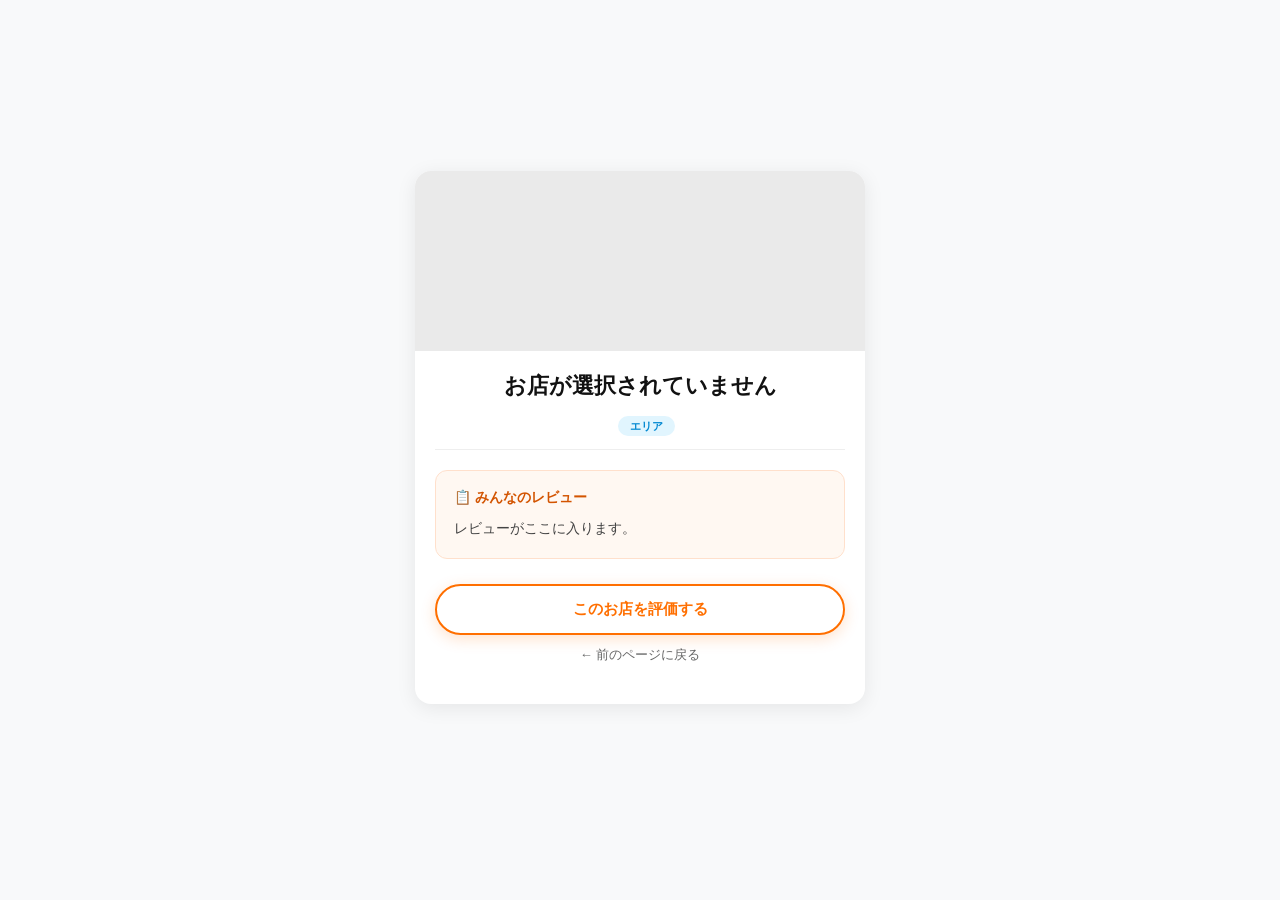
<file: detail.html>
<!DOCTYPE html>
<html lang="ja">
<head>
    <meta charset="UTF-8">
    <meta name="viewport" content="width=device-width, initial-scale=1.0">
    <title>お店の詳細情報</title>
    <link rel="stylesheet" href="detail.css">
</head>
<body>

    <div id="header-import" style="display: none;"></div>

    <div class="container">
        <div class="slider-wrapper">
            <div class="slider-track" id="detail-slider">
                </div>
        </div>

        <div class="main-content">
            <h1 id="detail-name">お店の名前</h1>

            <div class="meta-row">
                <div class="meta-left" id="detail-genre-container">
                    </div>
                <div class="meta-right">
                    <span class="badge badge-area" id="detail-area">エリア</span>
                </div>
            </div>

            <div class="review-section">
                <h3>📋 みんなのレビュー</h3>
                <p id="detail-review">レビューがここに入ります。</p>
            </div>
            <div class="btn-section" style="margin-bottom: 10px;">
            <a href="#" id="review-post-link" class="action-btn" style="background: white; color: #ff6f00; border: 2px solid #ff6f00;">このお店を評価する</a>
            </div>

        <div class="back-link">
            <a href="genre.html">← 前のページに戻る</a>
        </div>
    </div>

    <script src="detail.js"></script>
</body>
</html>
</file>
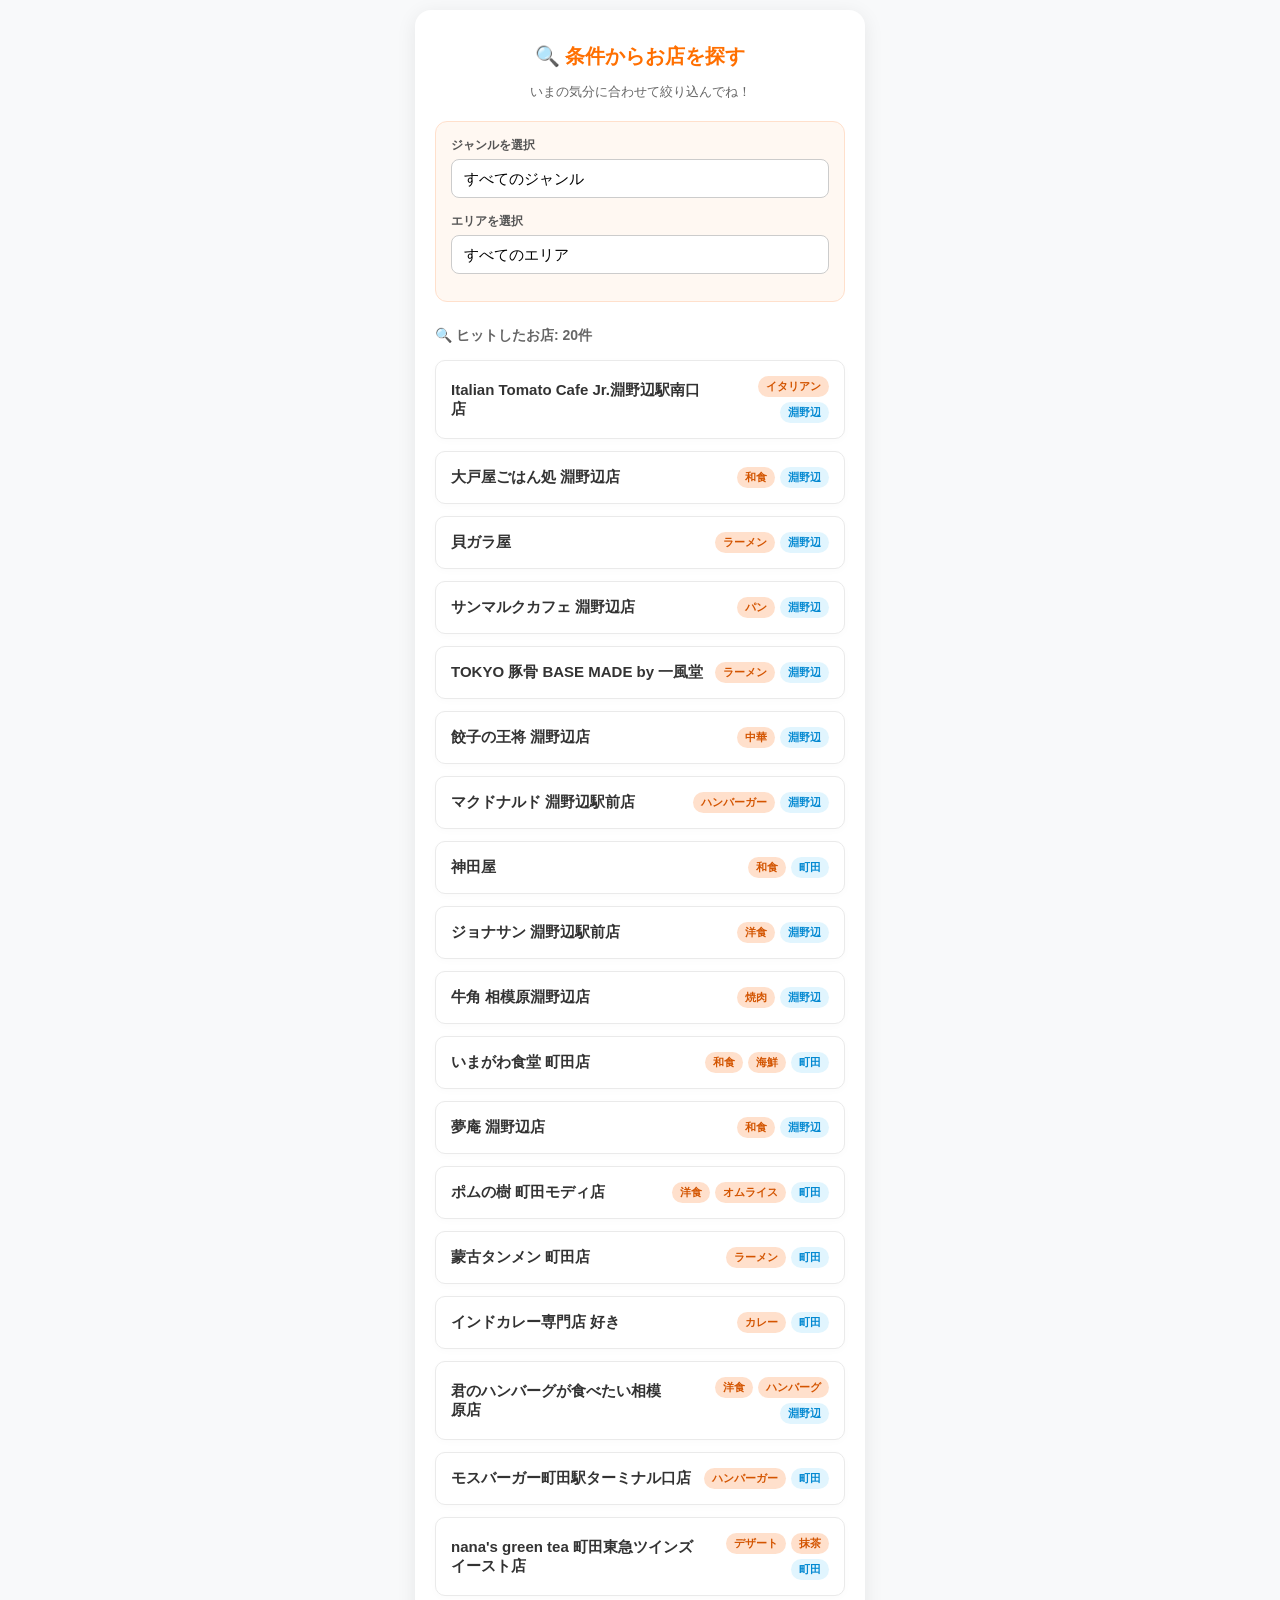
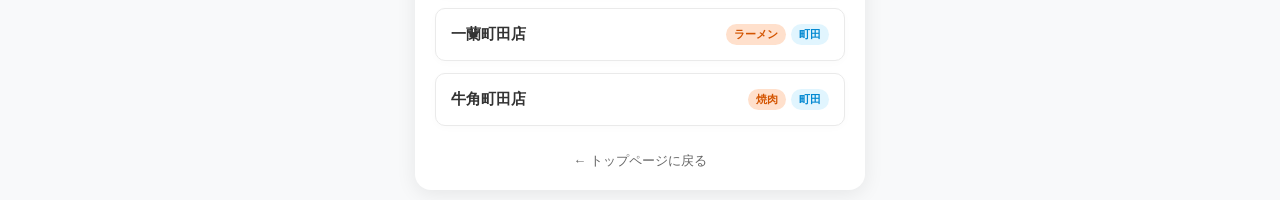
<file: genre.html>
<!DOCTYPE html>
<html lang="ja">
<head>
    <meta charset="UTF-8">
    <meta name="viewport" content="width=device-width, initial-scale=1.0">
    <title>ジャンル・エリア別お店一覧</title>
    <link rel="stylesheet" href="genre.css">
</head>
<body>

    <div id="header-import" style="display: none;"></div>

    <div class="container">
        <h1>🔍 条件からお店を探す</h1>
        <p class="subtitle">いまの気分に合わせて絞り込んでね！</p>

        <div class="filter-card">
            <div class="filter-group" style="margin-bottom: 15px;">
                <label for="list-genre">ジャンルを選択</label>
                <select id="list-genre" onchange="showCategoryShops()">
                    <option value="all">すべてのジャンル</option>
                    <option value="ラーメン">ラーメン</option>
                    <option value="和食">和食</option>
                    <option value="洋食">洋食・ハンバーグ等</option>
                    <option value="中華">中華</option>
                    <option value="イタリアン">イタリアン</option>
                    <option value="焼肉">焼肉</option>
                    <option value="カレー">カレー</option>
                    <option value="ハンバーガー">ハンバーガー</option>
                    <option value="パン">パン・ベーカリー</option>
                    <option value="海鮮">海鮮</option>
                    <option value="オムライス">オムライス</option>
                    <option value="ハンバーグ">ハンバーグ</option>
                    <option value="デザート">デザート</option>
                    <option value="抹茶">抹茶</option>
                </select>
            </div>

            <div class="filter-group">
                <label for="list-area">エリアを選択</label>
                <select id="list-area" onchange="showCategoryShops()">
                    <option value="all">すべてのエリア</option>
                    <option value="淵野辺">淵野辺駅周辺</option>
                    <option value="町田">町田駅周辺</option>
                </select>
            </div>
        </div>

        <div class="count-text" id="match-count">🔍 ヒットしたお店: 0件</div>

        <div class="shop-cards-container" id="shop-cards-list"></div>

        <div class="back-link">
            <a href="home.html">← トップページに戻る</a>
        </div>
    </div>

    <script src="genre.js"></script>
</body>
</html>
</file>
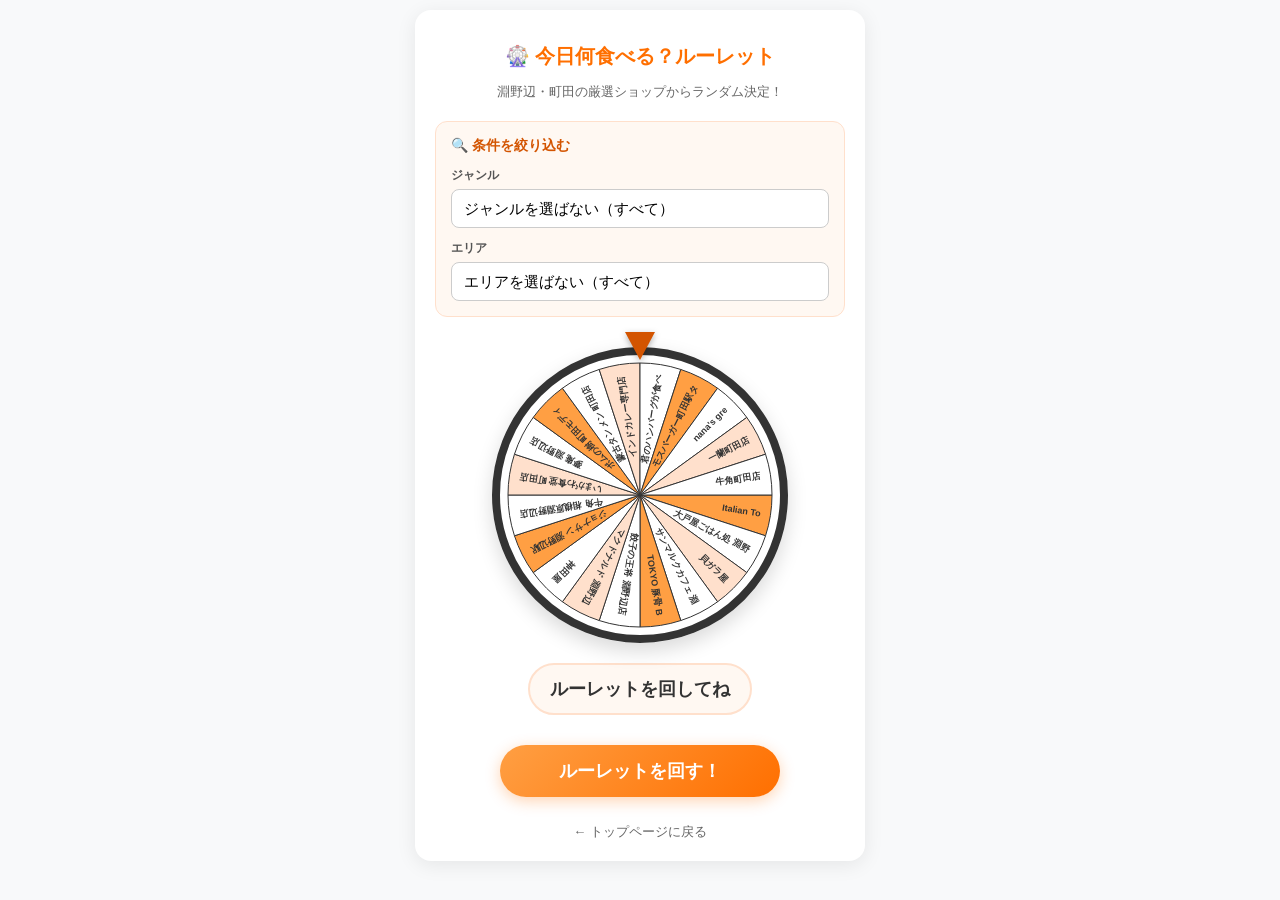
<file: random.html>
<!DOCTYPE html>
<html lang="ja">
<head>
    <meta charset="UTF-8">
    <meta name="viewport" content="width=device-width, initial-scale=1.0">
    <title>条件を絞って本格ルーレット！</title>
    <link rel="stylesheet" href="random.css">
</head>
<body>

    <div id="header-import"></div>

    <div class="container">
        <h1>🎡 今日何食べる？ルーレット</h1>
        <p class="subtitle">淵野辺・町田の厳選ショップからランダム決定！</p>

        <div class="filter-card">
            <h3>🔍 条件を絞り込む</h3>
            <div class="filter-group">
                <label for="filter-genre">ジャンル</label>
                <select id="filter-genre" onchange="updateShopsByFilter()">
                    <option value="all">ジャンルを選ばない（すべて）</option>
                    <option value="ラーメン">ラーメン</option>
                    <option value="和食">和食</option>
                    <option value="洋食">洋食・ハンバーグ等</option>
                    <option value="中華">中華</option>
                    <option value="イタリアン">イタリアン</option>
                    <option value="焼肉">焼肉</option>
                    <option value="カレー">カレー</option>
                    <option value="ハンバーガー">ハンバーガー</option>
                    <option value="パン">パン・ベーカリー</option>
                    <option value="海鮮">海鮮</option>
                    <option value="オムライス">オムライス</option>
                    <option value="ハンバーグ">ハンバーグ</option>
                    <option value="デザート">デザート</option>
                    <option value="抹茶">抹茶</option>
                </select>
            </div>
            
            <div class="filter-group">
                <label for="filter-area">エリア</label>
                <select id="filter-area" onchange="updateShopsByFilter()">
                    <option value="all">エリアを選ばない（すべて）</option>
                    <option value="淵野辺">淵野辺駅周辺</option>
                    <option value="町田">町田駅周辺</option>
                </select>
            </div>
        </div>

        <div class="roulette-wrapper">
            <div class="roulette-arrow"></div>
            <div class="roulette-main">
                <canvas id="roulette-canvas" width="300" height="300"></canvas>
            </div>
            <div class="result-display" id="roulette-display">
                <span>ルーレットを回してね</span>
            </div>
        </div>

        <div class="btn-area">
            <button id="start-button" onclick="startSpin()">ルーレットを回す！</button>
        </div>

        <div class="back-link">
            <a href="home.html">← トップページに戻る</a>
        </div>
    </div>

    <script src="random.js"></script>
    <script>
        // shop_list.html を自動で読み込んでプログラムと連動させる仕掛け
        fetch('shop_list.html')
            .then(response => response.text())
            .then(data => {
                document.getElementById('header-import').innerHTML = data;
                
                // データとして使うだけなのでリストそのものは隠す
                const list = document.getElementById('shop-list');
                if(list) list.style.with = 'none'; // 安全のため非表示処理を強化
                if(list) list.style.display = 'none';

                // shop_list.html の中にある「飲食店一覧」も隠す
                const headerTitle = document.querySelector('#header-import h1');
                if(headerTitle) headerTitle.style.display = 'none';

                // 初期状態のルーレットを描画
                updateShopsByFilter();
            });
    </script>
</body>
</html>
</file>
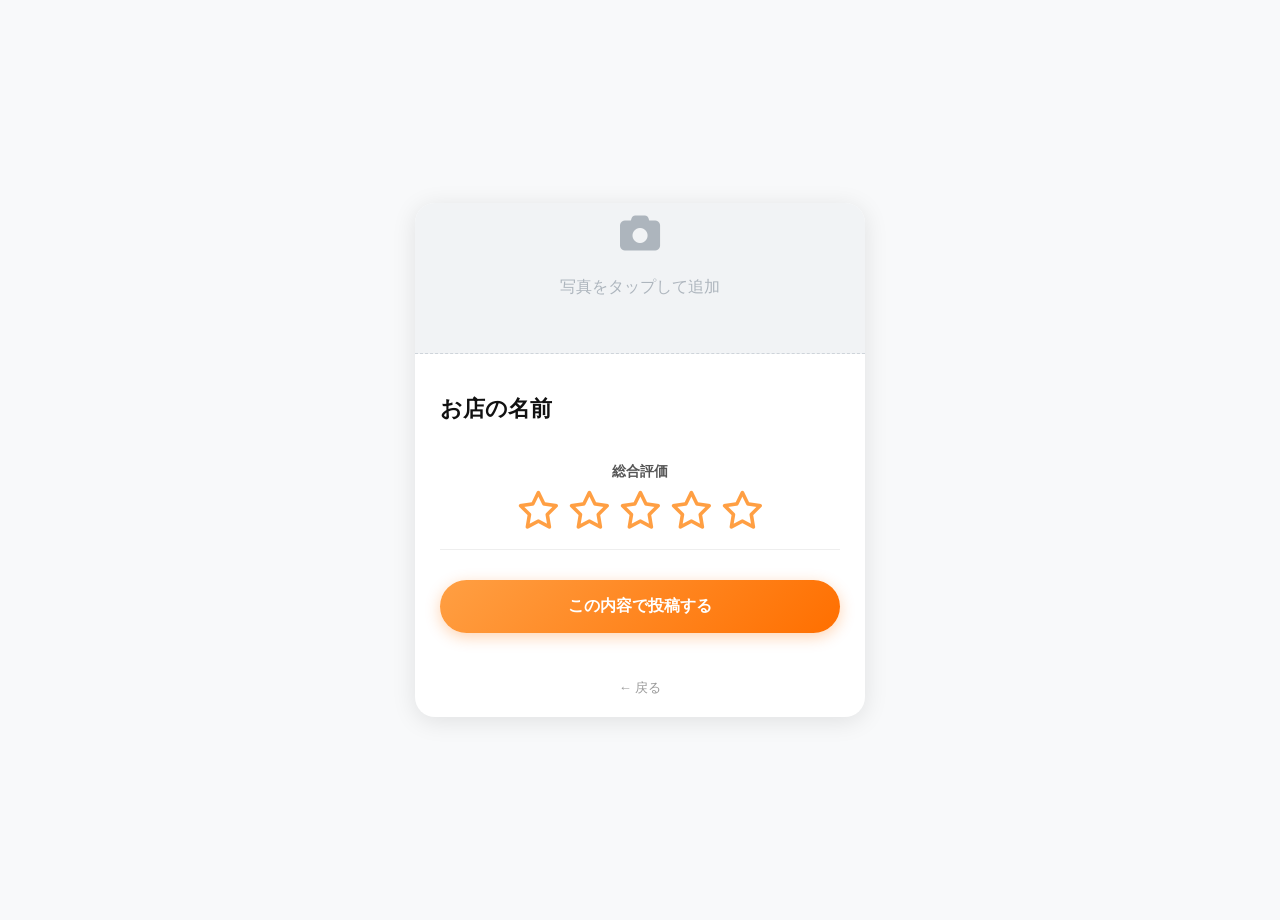
<file: review.html>
<!DOCTYPE html>
<html lang="ja">
<head>
    <meta charset="UTF-8">
    <meta name="viewport" content="width=device-width, initial-scale=1.0">
    <title>評価を投稿する</title>
    <link rel="stylesheet" href="https://cdnjs.cloudflare.com/ajax/libs/font-awesome/6.5.1/css/all.min.css">
    <link rel="stylesheet" href="review.css">
</head>
<body>

    <div id="header-import" style="display: none;"></div>

    <div class="container">
        <div class="upload-section" id="upload-trigger">
            <input type="file" id="image-input" accept="image/*" multiple style="display: none;">
            <div class="upload-placeholder" id="placeholder">
                <i class="fa-solid fa-camera"></i>
                <p>写真をタップして追加</p>
            </div>
            <div class="preview-container" id="preview-container"></div>
        </div>

        <div class="main-content">
            <h1 id="shop-name-display">お店の名前</h1>
            
            <div class="rating-group overall">
                <p class="rating-label">総合評価</p>
                <div class="star-rating" data-id="overall">
                    <i class="fa-regular fa-star" data-value="1"></i>
                    <i class="fa-regular fa-star" data-value="2"></i>
                    <i class="fa-regular fa-star" data-value="3"></i>
                    <i class="fa-regular fa-star" data-value="4"></i>
                    <i class="fa-regular fa-star" data-value="5"></i>
                </div>
            </div>

            <hr class="divider">

            <div id="dynamic-rating-fields">
                </div>

            <div class="btn-section">
                <button id="submit-review" class="action-btn">この内容で投稿する</button>
            </div>
        </div>

        <div class="back-link">
            <a href="javascript:history.back()">← 戻る</a>
        </div>
    </div>

    <script src="review.js"></script>
</body>
</html>
</file>
<file: detail.css>
/* 全体のリセットと背景 */
body {
    background-color: #f8f9fa;
    font-family: 'Helvetica Neue', Arial, sans-serif;
    color: #333;
    margin: 0;
    padding: 10px; /* スマホの画面の端に少しだけ余白を作る */
    display: flex;
    justify-content: center;
    align-items: center;
    min-height: 95vh;
}

/* ★アプリのコンテナ：スマホの画面幅（450px以下）に自動で100%フィットします */
.container {
    background: #ffffff;
    max-width: 450px;
    width: 100%;
    border-radius: 16px;
    box-shadow: 0 4px 20px rgba(0, 0, 0, 0.08);
    overflow: hidden; /* 画像が丸角からはみ出すのを防ぐ */
    box-sizing: border-box; /* ★これを入れることで、内側の余白を含めてスマホ幅にピッタリ収まります */
}

/* 無限スライダーの枠 */
.slider-wrapper {
    width: 100%;
    height: 180px;
    overflow: hidden;
    position: relative;
    background: #eaeaea;
}

/* 写真が横に並ぶトラック */
.slider-track {
    display: flex;
    width: max-content;
    animation: scrollAnimation 20s linear infinite;
}

/* スライダーの中の写真サイズ */
.slider-track img {
    width: 240px;
    height: 180px;
    object-fit: cover;
}

@keyframes scrollAnimation {
    0% { transform: translateX(0); }
    100% { transform: translateX(-50%); }
}

/* メインコンテンツエリア */
.main-content {
    padding: 20px;
    text-align: center; /* 店名やバッジを中央揃えに */
    box-sizing: border-box; /* はみ出し防止 */
}

/* 店名 */
h1 {
    font-size: 22px;
    color: #111;
    margin-top: 0;
    margin-bottom: 15px;
    text-align: center;
}

/* ジャンルとエリアのバッジ行（真ん中寄せ） */
.meta-row {
    display: flex;
    justify-content: center; 
    gap: 12px;
    align-items: center;
    border-bottom: 1px solid #eee;
    padding-bottom: 15px;
    margin-bottom: 20px;
}

.meta-left {
    display: flex;
    gap: 5px;
}

/* バッジの共通スタイル */
.badge {
    font-size: 11px;
    padding: 4px 12px;
    border-radius: 12px;
    font-weight: bold;
}

.badge-genre {
    background: #ffe0cc;
    color: #d35400;
}

.badge-area {
    background: #e1f5fe;
    color: #0288d1;
}

/* レビューセクション */
.review-section {
    text-align: left; /* レビューの文章は読みやすいように左寄せ */
    background: #fff8f2;
    border: 1px solid #ffe0cc;
    border-radius: 12px;
    padding: 18px;
    margin-bottom: 25px;
    box-sizing: border-box; /* はみ出し防止 */
}

.review-section h3 {
    margin: 0 0 10px 0;
    font-size: 14px;
    color: #d35400;
}

.review-section p {
    margin: 0;
    font-size: 14px;
    line-height: 1.6;
    color: #444;
}

/* ボタンエリア */
.btn-section {
    margin-bottom: 15px;
    width: 100%;
}

/* ★評価サイトへ飛ぶボタン：スマホの横幅いっぱいにドーンと押しやすくなります */
.action-btn {
    display: block;
    background: linear-gradient(135deg, #ff9f43, #ff6f00);
    color: white;
    text-decoration: none;
    font-size: 15px;
    font-weight: bold;
    padding: 14px;
    border-radius: 30px;
    box-shadow: 0 4px 15px rgba(255, 111, 0, 0.2);
    transition: opacity 0.2s;
    box-sizing: border-box; /* はみ出し防止 */
}

.action-btn:hover {
    opacity: 0.9;
}

/* 前のページに戻るリンク */
.back-link {
    padding-bottom: 20px;
    text-align: center;
}

.back-link a {
    color: #666;
    text-decoration: none;
    font-size: 13px;
}
</file>
<file: genre.css>
/* 全体のリセットと背景 */
body {
    background-color: #f8f9fa;
    font-family: 'Helvetica Neue', Arial, sans-serif;
    color: #333;
    margin: 0;
    padding: 10px;
    display: flex;
    justify-content: center;
    align-items: center;
    min-height: 90vh;
}

/* アプリ全体のコンテナ */
.container {
    background: #ffffff;
    max-width: 450px;
    width: 100%;
    padding: 20px;
    border-radius: 16px;
    box-shadow: 0 4px 20px rgba(0, 0, 0, 0.08);
    text-align: center;
    box-sizing: border-box;
}

h1 {
    color: #ff6f00; /* 食べログ風のオレンジ */
    font-size: 20px;
    margin-bottom: 5px;
}

.subtitle {
    color: #666;
    font-size: 13px;
    margin-bottom: 20px;
}

/* 条件絞り込みカード */
.filter-card {
    background: #fff8f2;
    border: 1px solid #ffe0cc;
    border-radius: 12px;
    padding: 15px;
    margin-bottom: 25px;
    text-align: left;
}

.filter-card h3 {
    margin: 0 0 12px 0;
    font-size: 14px;
    color: #d35400;
}

.filter-group {
    margin-bottom: 12px;
}

.filter-group label {
    display: block;
    font-size: 12px;
    font-weight: bold;
    margin-bottom: 5px;
    color: #555;
}

.filter-group select {
    width: 100%;
    padding: 10px 12px;
    font-size: 15px;
    border: 1px solid #ccc;
    border-radius: 8px;
    background-color: #fff;
    cursor: pointer;
    appearance: none;
    -webkit-appearance: none;
}

/* 件数表示 */
.count-text {
    font-size: 14px;
    color: #666;
    margin-bottom: 15px;
    text-align: left;
    font-weight: bold;
}

/* お店カードの入れ物 */
.shop-cards-container {
    display: flex;
    flex-direction: column;
    gap: 12px;
    margin-top: 10px;
    margin-bottom: 25px;
    text-align: left;
}

/* お店カード単体のデザイン */
.shop-card {
    background: #fff;
    border: 1px solid #eaeaea;
    border-radius: 10px;
    padding: 15px;
    box-shadow: 0 2px 8px rgba(0,0,0,0.02);
    display: flex;
    justify-content: space-between;
    align-items: center;
}

.shop-name {
    font-weight: bold;
    font-size: 15px;
    color: #333;
    padding-right: 10px;
}

/* バッジエリア */
.shop-badge-area {
    display: flex;
    gap: 5px;
    flex-wrap: wrap; /* スマホでバッジが増えても折り返す */
    justify-content: flex-end;
}

.badge {
    font-size: 11px;
    padding: 3px 8px;
    border-radius: 12px;
    font-weight: bold;
    white-space: nowrap;
}

.badge-genre {
    background: #ffe0cc;
    color: #d35400;
}

.badge-area {
    background: #e1f5fe;
    color: #0288d1;
}

/* 戻るリンク */
.back-link {
    margin-top: 25px;
}

.back-link a {
    color: #666;
    text-decoration: none;
    font-size: 13px;
}

.back-link a:hover {
    text-decoration: underline;
    color: #ff6f00;
}
</file>
<file: random.css>
/* 全体のリセットと背景 */
body {
    background-color: #f8f9fa;
    font-family: 'Helvetica Neue', Arial, sans-serif;
    color: #333;
    margin: 0;
    padding: 10px; /* スマホの端に少し余白を作る */
    display: flex;
    justify-content: center;
    align-items: center;
    min-height: 90vh;
}

/* アプリ全体のコンテナ（スマホに最適化） */
.container {
    background: #ffffff;
    max-width: 450px; /* スマホで持ちやすい幅に少しスリム化 */
    width: 100%;
    padding: 20px; /* 内側の余白をスマホ用に少し狭く */
    border-radius: 16px;
    box-shadow: 0 4px 20px rgba(0, 0, 0, 0.08);
    text-align: center;
    box-sizing: border-box; /* はみ出し防止 */
}

h1 {
    color: #ff6f00; /* 食べログ風のオレンジ色 */
    font-size: 20px; /* スマホ用に少し小さく調整 */
    margin-bottom: 5px;
}

.subtitle {
    color: #666;
    font-size: 13px;
    margin-bottom: 20px;
}

/* 条件絞り込みカード */
.filter-card {
    background: #fff8f2;
    border: 1px solid #ffe0cc;
    border-radius: 12px;
    padding: 15px;
    margin-bottom: 25px;
    text-align: left;
}

.filter-card h3 {
    margin: 0 0 12px 0;
    font-size: 14px;
    color: #d35400;
}

.filter-group {
    margin-bottom: 12px;
}

.filter-group:last-child {
    margin-bottom: 0;
}

.filter-group label {
    display: block;
    font-size: 12px;
    font-weight: bold;
    margin-bottom: 5px;
    color: #555;
}

/* セレクトボックスをスマホでタップしやすく */
.filter-group select {
    width: 100%;
    padding: 10px 12px; /* タップしやすいように少し高く */
    font-size: 15px; /* スマホで拡大ズームされない丁度いいサイズ */
    border: 1px solid #ccc;
    border-radius: 8px;
    background-color: #fff;
    cursor: pointer;
    -webkit-appearance: none; /* スマホ固有のバグ防止 */
    appearance: none;         /* ★VS Codeのアドバイス通り、標準プロパティも追加 */
}

/* ルーレット表示エリア */
.roulette-wrapper {
    margin: 30px 0;
    position: relative;
    display: flex;
    flex-direction: column;
    align-items: center;
}

/* ルーレット本体（スマホの画面幅に合わせて調整） */
.roulette-main {
    width: 280px;  
    height: 280px;
    border-radius: 50%;
    border: 8px solid #333;
    box-shadow: 0 8px 20px rgba(0, 0, 0, 0.15);
    overflow: hidden;
    position: relative;
    transition: transform 4s cubic-bezier(0.1, 0.9, 0.2, 1);
}

#roulette-canvas {
    display: block;
    width: 280px;
    height: 280px;
}

/* 上部の矢印（針） */
.roulette-arrow {
    position: absolute;
    top: -15px;
    left: 50%;
    transform: translateX(-50%);
    width: 0;
    height: 0;
    border-left: 15px solid transparent;
    border-right: 15px solid transparent;
    border-top: 28px solid #d35400; /* 針の大きさを微調整 */
    filter: drop-shadow(0px 2px 3px rgba(0,0,0,0.3));
    z-index: 10;
}

/* 結果表示エリア（ルーレットの下） */
.result-display {
    margin-top: 20px;
    background: #fff8f2;
    color: #333;
    font-size: 18px;
    font-weight: bold;
    padding: 12px 20px;
    border-radius: 30px;
    border: 2px solid #ffe0cc;
    min-width: 220px;
    box-sizing: border-box;
}

/* ルーレットを回すボタン（スマホで押しやすい親指サイズ） */
#start-button {
    background: linear-gradient(135deg, #ff9f43, #ff6f00);
    color: white;
    font-size: 18px;
    font-weight: bold;
    padding: 14px 40px; /* 上下を少し厚くして押しやすく */
    border: none;
    border-radius: 30px;
    cursor: pointer;
    box-shadow: 0 4px 15px rgba(255, 111, 0, 0.3);
    transition: transform 0.1s, opacity 0.2s;
    width: 100%; /* スマホ画面でドーンと押しやすく横いっぱいに */
    max-width: 280px;
}

#start-button:hover {
    opacity: 0.9;
}

#start-button:active {
    transform: scale(0.96);
}

#start-button:disabled {
    background: #ccc;
    box-shadow: none;
    cursor: not-allowed;
}

/* リンク */
.back-link {
    margin-top: 25px;
}

.back-link a {
    color: #666;
    text-decoration: none;
    font-size: 13px;
}

.back-link a:hover {
    text-decoration: underline;
    color: #ff6f00;
}
</file>
<file: review.css>
body {
    background-color: #f8f9fa;
    font-family: 'Helvetica Neue', Arial, sans-serif;
    color: #333;
    margin: 0;
    padding: 10px;
    display: flex;
    justify-content: center;
    align-items: center;
    min-height: 100vh;
}

.container {
    background: #ffffff;
    max-width: 450px;
    width: 100%;
    border-radius: 20px;
    box-shadow: 0 4px 25px rgba(0, 0, 0, 0.1);
    overflow: hidden;
    box-sizing: border-box;
    padding-bottom: 20px;
}

/* 写真アップロードエリア */
.upload-section {
    width: 100%;
    min-height: 150px;
    background: #f1f3f5;
    display: flex;
    flex-direction: column;
    justify-content: center;
    align-items: center;
    cursor: pointer;
    position: relative;
    border-bottom: 1px dashed #ced4da;
}

.upload-placeholder {
    text-align: center;
    color: #adb5bd;
}

.upload-placeholder i {
    font-size: 40px;
    margin-bottom: 8px;
}

.preview-container {
    display: flex;
    gap: 10px;
    padding: 15px;
    overflow-x: auto;
    width: 100%;
    box-sizing: border-box;
}

.preview-container img {
    width: 100px;
    height: 100px;
    object-fit: cover;
    border-radius: 8px;
    box-shadow: 0 2px 5px rgba(0,0,0,0.1);
}

/* メインコンテンツ */
.main-content {
    padding: 25px;
}

h1 {
    font-size: 22px;
    margin-bottom: 25px;
    color: #111;
}

.divider {
    border: 0;
    border-top: 1px solid #eee;
    margin: 20px 0;
}

/* 評価グループ */
.rating-group {
    margin-bottom: 20px;
    display: flex;
    flex-direction: column;
    align-items: center;
}

.rating-label {
    font-size: 14px;
    font-weight: bold;
    margin-bottom: 10px;
    color: #555;
}

/* 星評価のUI */
.star-rating {
    display: flex;
    gap: 8px;
    font-size: 30px;
    color: #ff9f43; /* 食べログオレンジ */
}

.star-rating i {
    cursor: pointer;
    transition: transform 0.1s;
}

.star-rating i:active {
    transform: scale(1.2);
}

.overall .star-rating {
    font-size: 38px;
}

/* 投稿ボタン */
.btn-section {
    margin-top: 30px;
}

.action-btn {
    width: 100%;
    background: linear-gradient(135deg, #ff9f43, #ff6f00);
    color: white;
    border: none;
    font-size: 16px;
    font-weight: bold;
    padding: 16px;
    border-radius: 35px;
    box-shadow: 0 4px 15px rgba(255, 111, 0, 0.3);
    cursor: pointer;
}

.back-link {
    text-align: center;
    margin-top: 20px;
}

.back-link a {
    color: #999;
    text-decoration: none;
    font-size: 13px;
}
</file>
